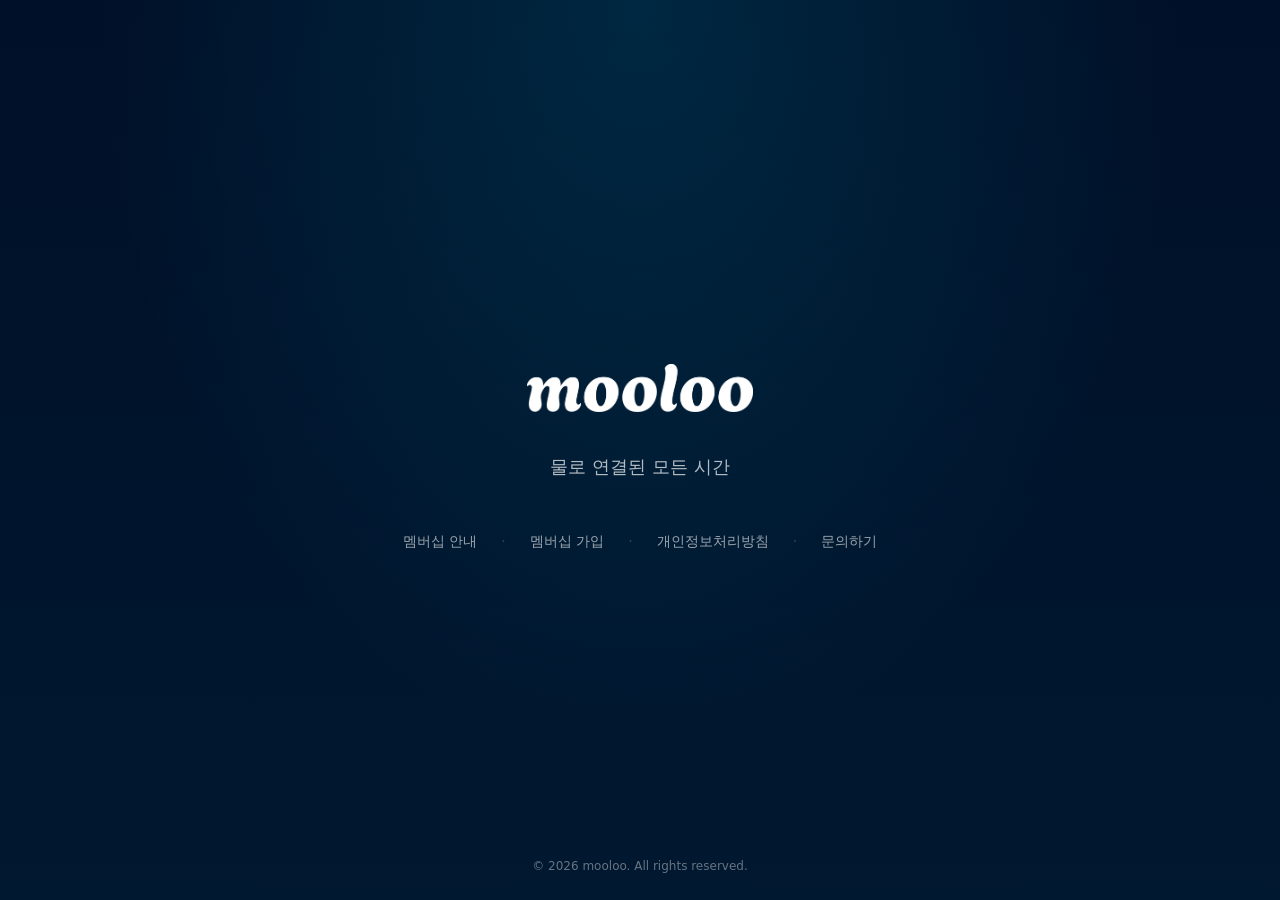
<file: index.html>
<!DOCTYPE html>
<html lang="ko">

<head>
    <meta charset="UTF-8">
    <meta name="viewport" content="width=device-width, initial-scale=1.0">
    <meta name="description" content="mooloo - 물로 연결된 모든 시간">
    <meta name="theme-color" content="#001028">

    <!-- Open Graph -->
    <meta property="og:title" content="mooloo">
    <meta property="og:description" content="물로 연결된 모든 시간">
    <meta property="og:type" content="website">
    <meta property="og:url" content="https://mooloo.shop">

    <title>mooloo</title>
    <link rel="stylesheet" href="styles.css">
</head>

<body class="landing">
    <main>
        <h1 class="landing__logo">
            <img src="/mooloo-white.png" alt="mooloo" style="height: 48px;">
        </h1>

        <p class="landing__tagline">
            물로 연결된 모든 시간
        </p>

        <nav class="landing__links">
            <a href="/membership">멤버십 안내</a>
            <span style="color: rgba(255,255,255,0.2);">·</span>
            <a href="/checkout">멤버십 가입</a>
            <span style="color: rgba(255,255,255,0.2);">·</span>
            <a href="/privacy">개인정보처리방침</a>
            <span style="color: rgba(255,255,255,0.2);">·</span>
            <a href="mailto:mooloo0402@gmail.com">문의하기</a>
        </nav>
    </main>

    <footer class="landing__footer">
        © 2026 mooloo. All rights reserved.
    </footer>
</body>

</html>
</file>
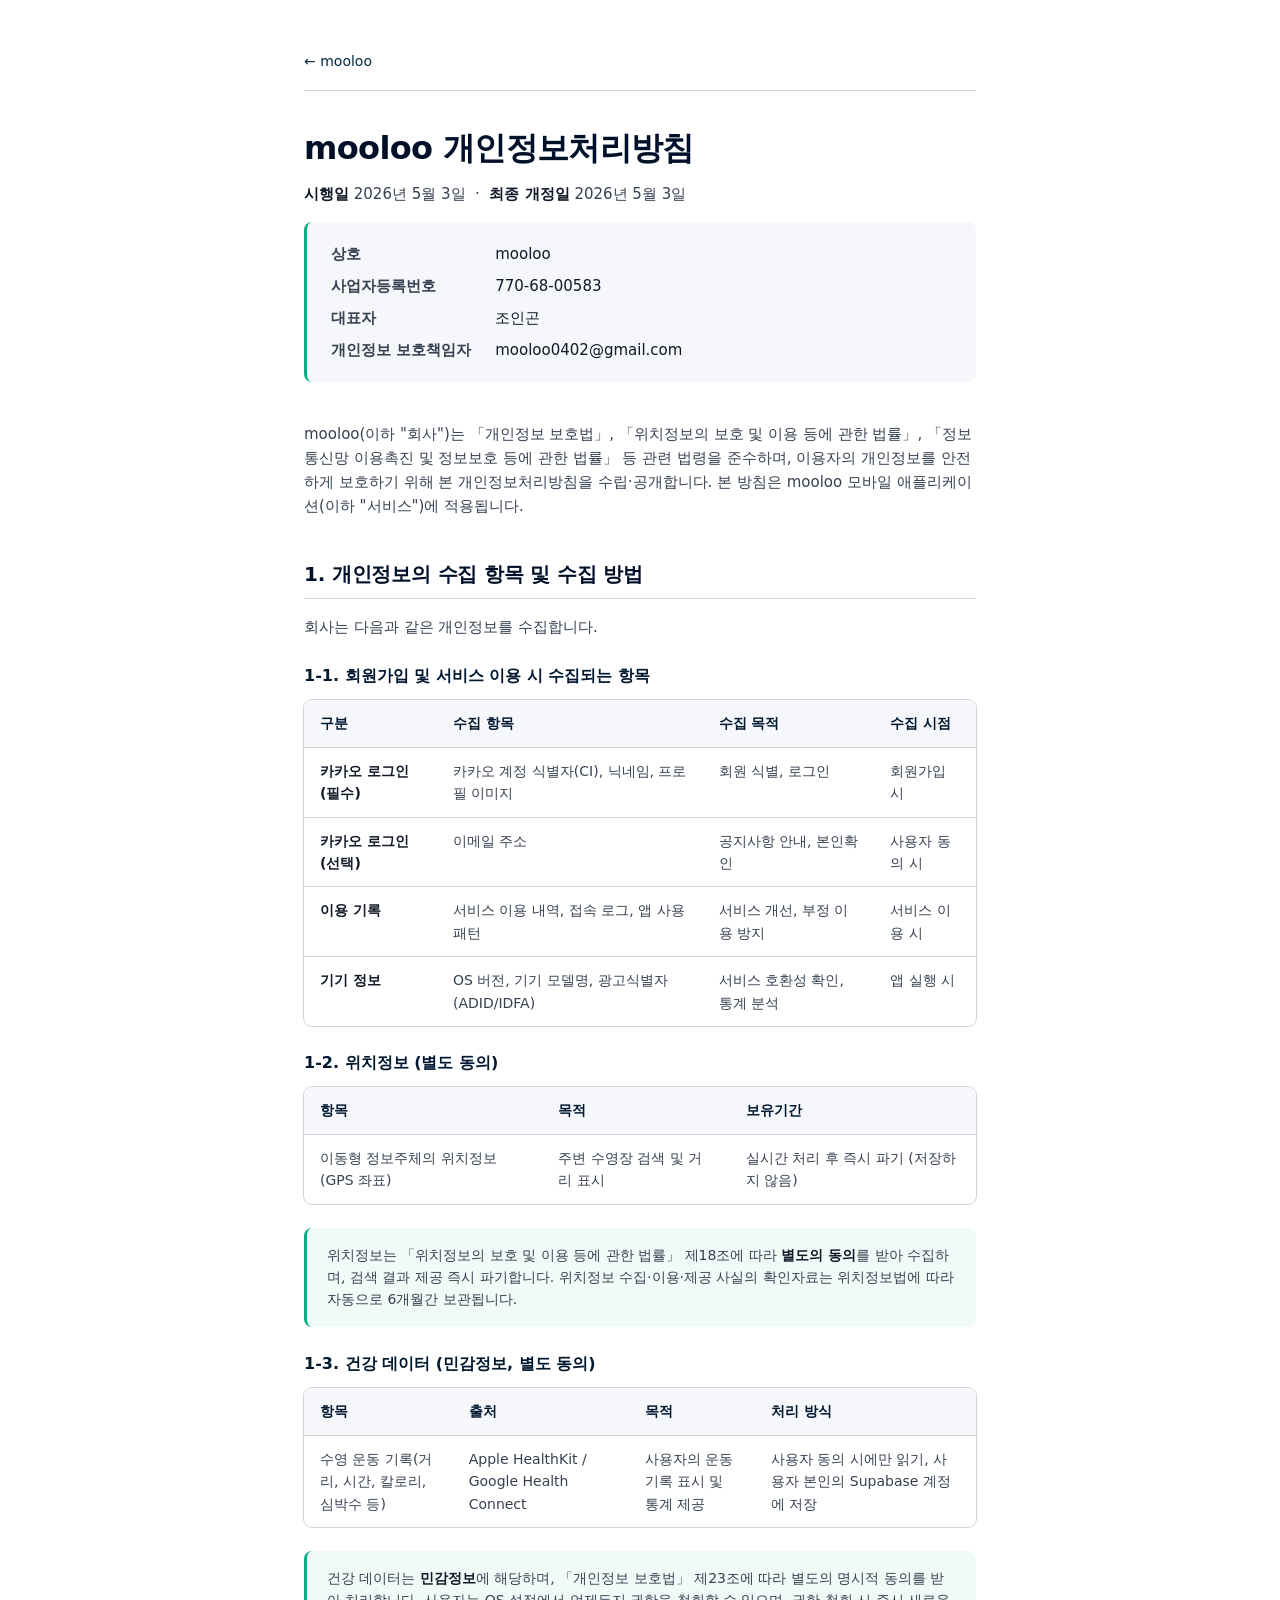
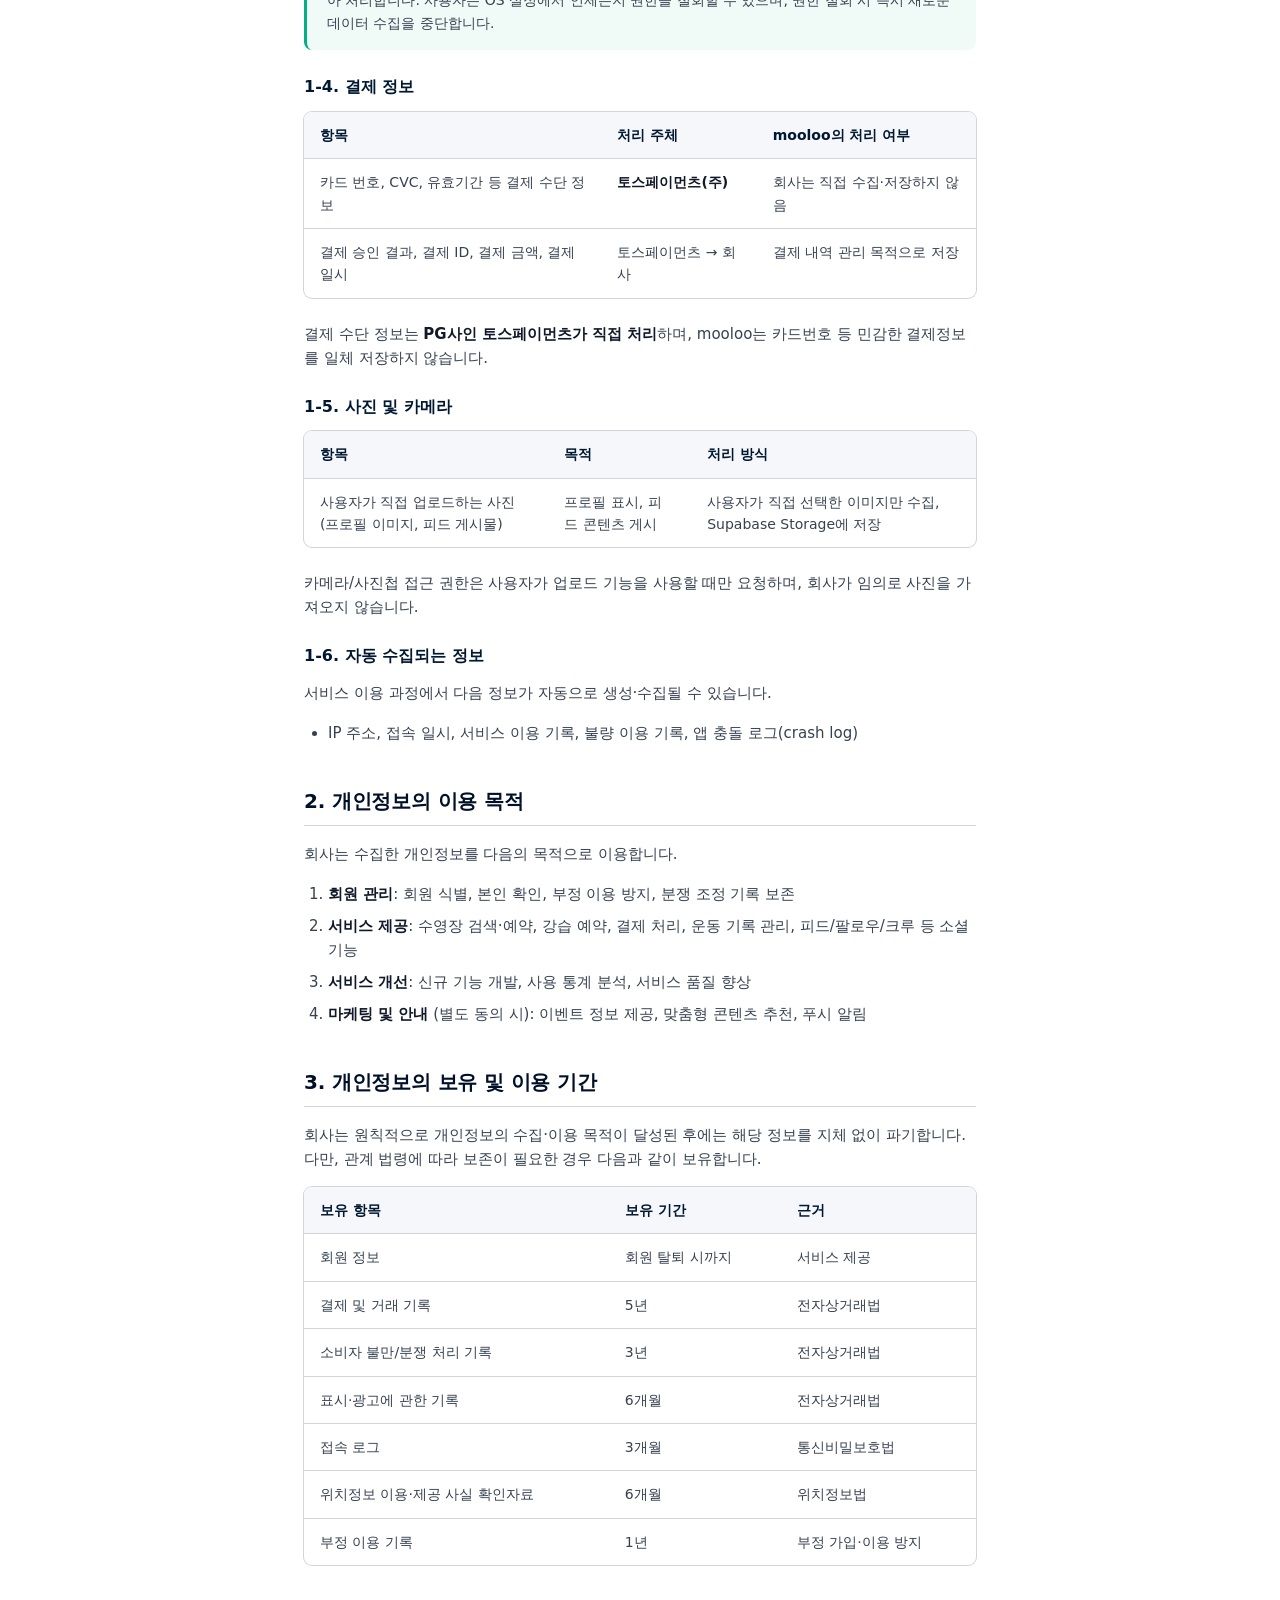
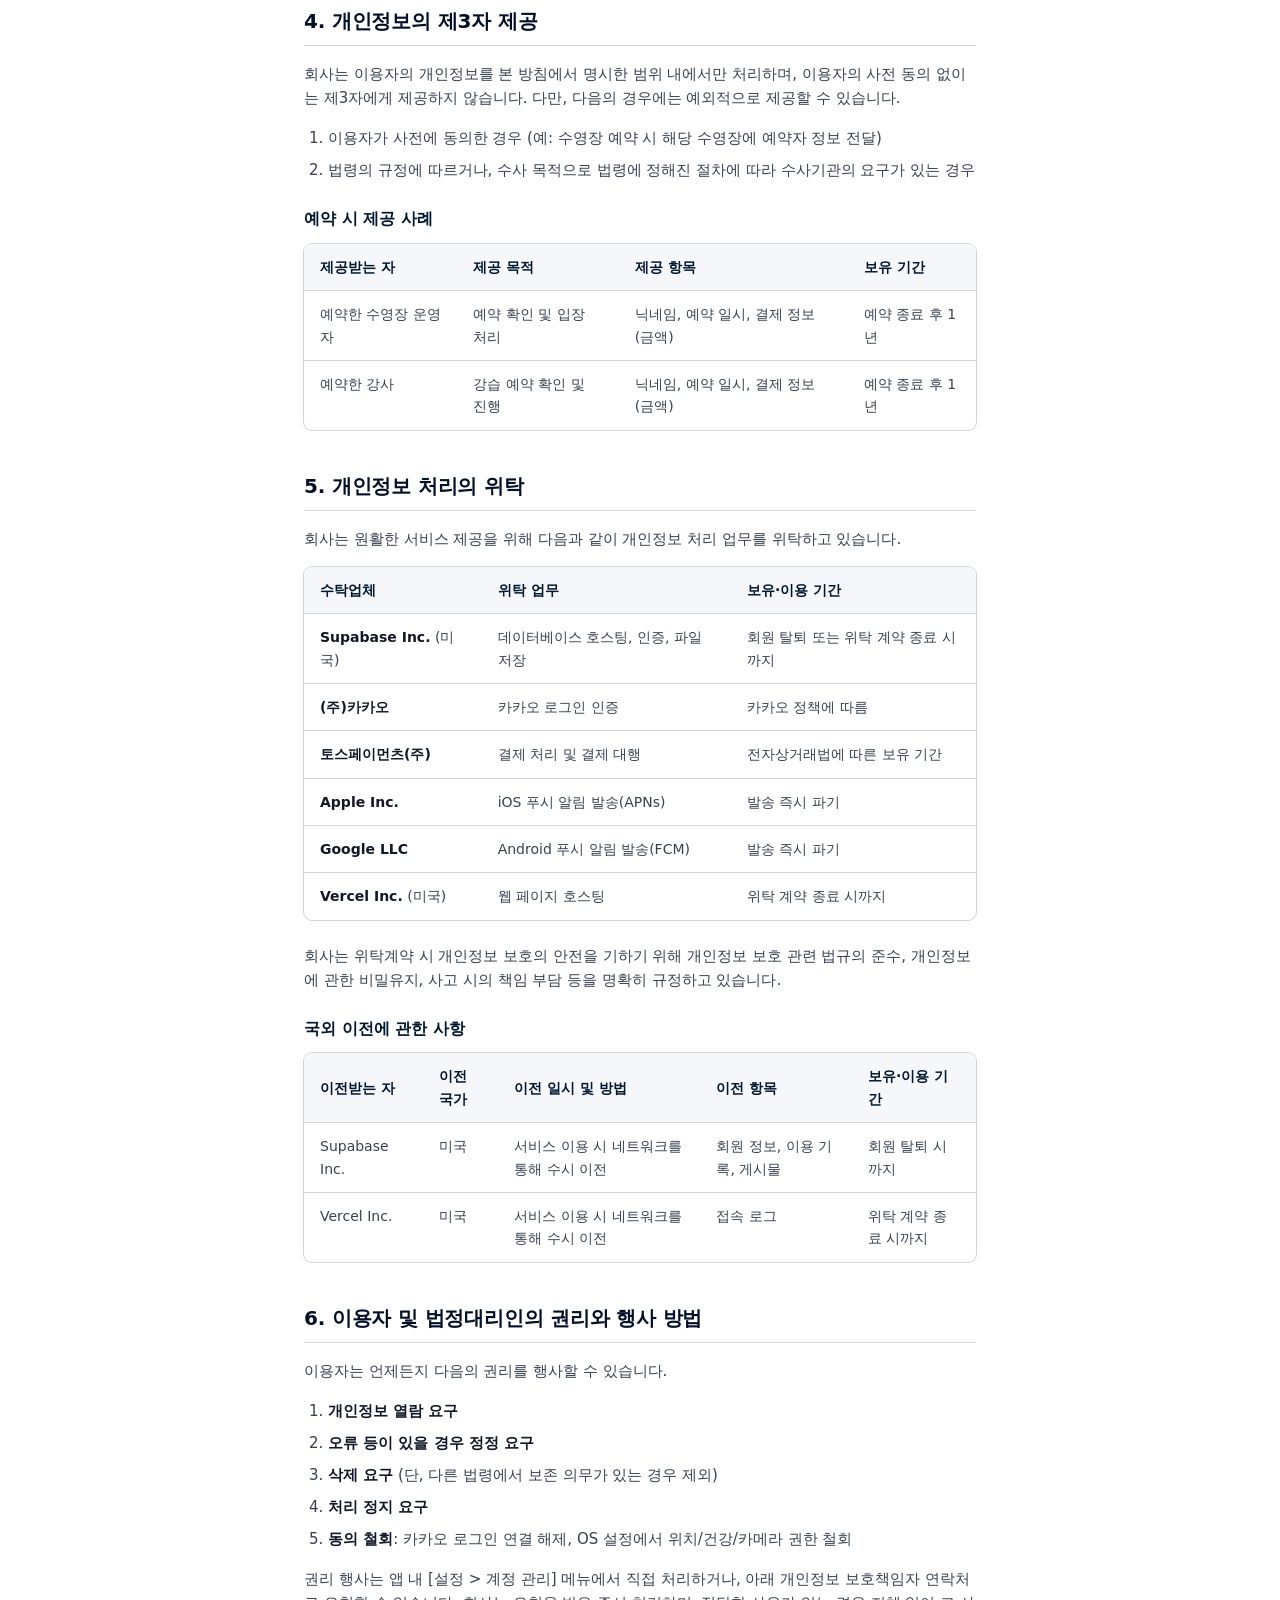
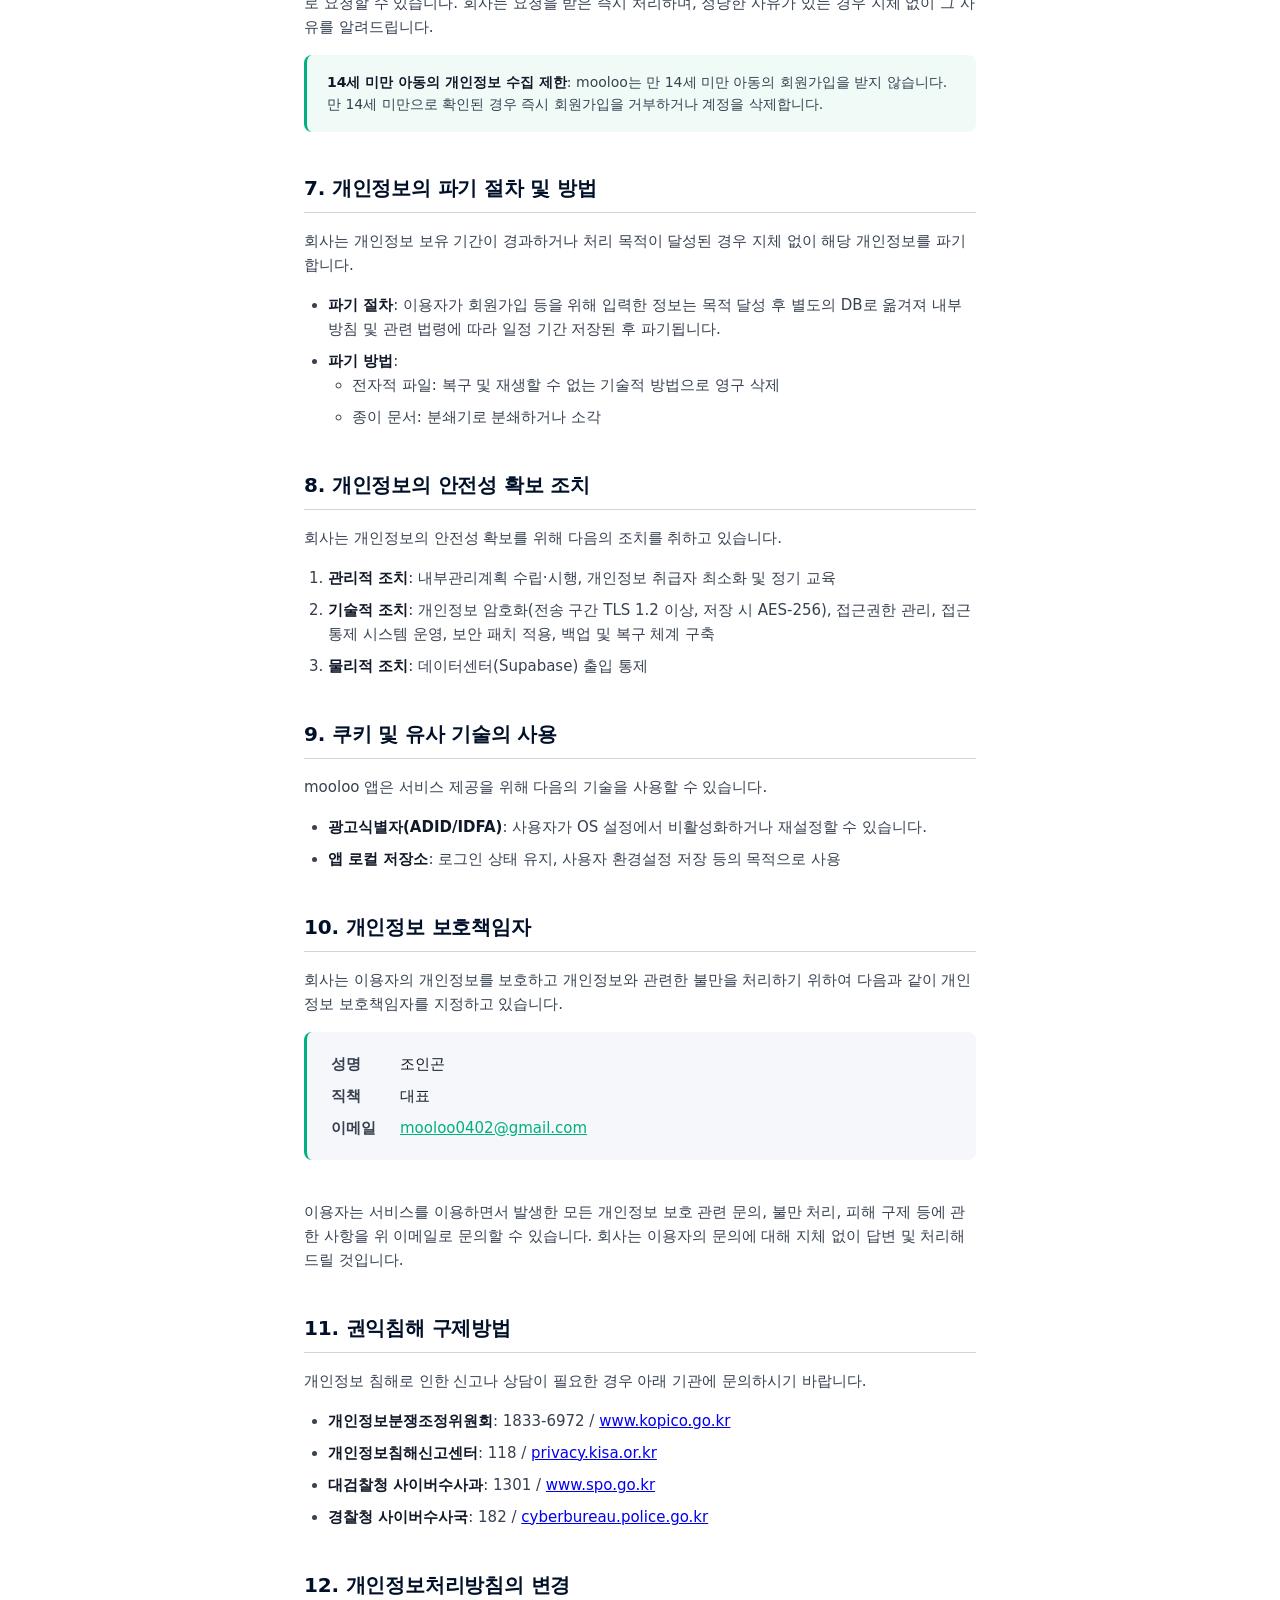
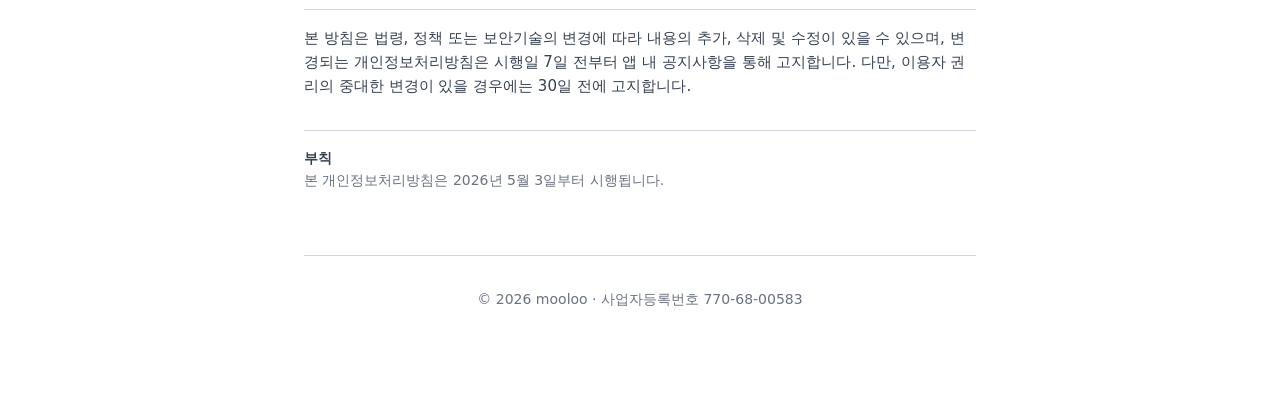
<file: privacy.html>
<!DOCTYPE html>
<html lang="ko">

<head>
    <meta charset="UTF-8">
    <meta name="viewport" content="width=device-width, initial-scale=1.0">
    <meta name="description" content="mooloo 개인정보처리방침">
    <meta name="theme-color" content="#001028">
    <title>개인정보처리방침 | mooloo</title>
    <link rel="stylesheet" href="styles.css">
</head>

<body>
    <article class="doc">
        <nav class="doc__nav">
            <a href="/">← mooloo</a>
        </nav>

        <h1>mooloo 개인정보처리방침</h1>
        <p class="doc__meta">
            <strong>시행일</strong> 2026년 5월 3일 &nbsp;·&nbsp;
            <strong>최종 개정일</strong> 2026년 5월 3일
        </p>

        <div class="doc__company-info">
            <dl>
                <dt>상호</dt>
                <dd>mooloo</dd>
                <dt>사업자등록번호</dt>
                <dd>770-68-00583</dd>
                <dt>대표자</dt>
                <dd>조인곤</dd>
                <dt>개인정보 보호책임자</dt>
                <dd>mooloo0402@gmail.com</dd>
            </dl>
        </div>

        <p class="doc__intro">
            mooloo(이하 "회사")는 「개인정보 보호법」, 「위치정보의 보호 및 이용 등에 관한 법률」, 「정보통신망 이용촉진 및 정보보호 등에 관한 법률」 등 관련 법령을 준수하며, 이용자의
            개인정보를 안전하게 보호하기 위해 본 개인정보처리방침을 수립·공개합니다. 본 방침은 mooloo 모바일 애플리케이션(이하 "서비스")에 적용됩니다.
        </p>

        <h2>1. 개인정보의 수집 항목 및 수집 방법</h2>
        <p>회사는 다음과 같은 개인정보를 수집합니다.</p>

        <h3>1-1. 회원가입 및 서비스 이용 시 수집되는 항목</h3>
        <table>
            <thead>
                <tr>
                    <th>구분</th>
                    <th>수집 항목</th>
                    <th>수집 목적</th>
                    <th>수집 시점</th>
                </tr>
            </thead>
            <tbody>
                <tr>
                    <td><strong>카카오 로그인 (필수)</strong></td>
                    <td>카카오 계정 식별자(CI), 닉네임, 프로필 이미지</td>
                    <td>회원 식별, 로그인</td>
                    <td>회원가입 시</td>
                </tr>
                <tr>
                    <td><strong>카카오 로그인 (선택)</strong></td>
                    <td>이메일 주소</td>
                    <td>공지사항 안내, 본인확인</td>
                    <td>사용자 동의 시</td>
                </tr>
                <tr>
                    <td><strong>이용 기록</strong></td>
                    <td>서비스 이용 내역, 접속 로그, 앱 사용 패턴</td>
                    <td>서비스 개선, 부정 이용 방지</td>
                    <td>서비스 이용 시</td>
                </tr>
                <tr>
                    <td><strong>기기 정보</strong></td>
                    <td>OS 버전, 기기 모델명, 광고식별자(ADID/IDFA)</td>
                    <td>서비스 호환성 확인, 통계 분석</td>
                    <td>앱 실행 시</td>
                </tr>
            </tbody>
        </table>

        <h3>1-2. 위치정보 (별도 동의)</h3>
        <table>
            <thead>
                <tr>
                    <th>항목</th>
                    <th>목적</th>
                    <th>보유기간</th>
                </tr>
            </thead>
            <tbody>
                <tr>
                    <td>이동형 정보주체의 위치정보(GPS 좌표)</td>
                    <td>주변 수영장 검색 및 거리 표시</td>
                    <td>실시간 처리 후 즉시 파기 (저장하지 않음)</td>
                </tr>
            </tbody>
        </table>
        <div class="doc__highlight">
            위치정보는 「위치정보의 보호 및 이용 등에 관한 법률」 제18조에 따라 <strong>별도의 동의</strong>를 받아 수집하며, 검색 결과 제공 즉시 파기합니다. 위치정보 수집·이용·제공
            사실의 확인자료는 위치정보법에 따라 자동으로 6개월간 보관됩니다.
        </div>

        <h3>1-3. 건강 데이터 (민감정보, 별도 동의)</h3>
        <table>
            <thead>
                <tr>
                    <th>항목</th>
                    <th>출처</th>
                    <th>목적</th>
                    <th>처리 방식</th>
                </tr>
            </thead>
            <tbody>
                <tr>
                    <td>수영 운동 기록(거리, 시간, 칼로리, 심박수 등)</td>
                    <td>Apple HealthKit / Google Health Connect</td>
                    <td>사용자의 운동 기록 표시 및 통계 제공</td>
                    <td>사용자 동의 시에만 읽기, 사용자 본인의 Supabase 계정에 저장</td>
                </tr>
            </tbody>
        </table>
        <div class="doc__highlight">
            건강 데이터는 <strong>민감정보</strong>에 해당하며, 「개인정보 보호법」 제23조에 따라 별도의 명시적 동의를 받아 처리합니다. 사용자는 OS 설정에서 언제든지 권한을 철회할 수
            있으며, 권한 철회 시 즉시 새로운 데이터 수집을 중단합니다.
        </div>

        <h3>1-4. 결제 정보</h3>
        <table>
            <thead>
                <tr>
                    <th>항목</th>
                    <th>처리 주체</th>
                    <th>mooloo의 처리 여부</th>
                </tr>
            </thead>
            <tbody>
                <tr>
                    <td>카드 번호, CVC, 유효기간 등 결제 수단 정보</td>
                    <td><strong>토스페이먼츠(주)</strong></td>
                    <td>회사는 직접 수집·저장하지 않음</td>
                </tr>
                <tr>
                    <td>결제 승인 결과, 결제 ID, 결제 금액, 결제 일시</td>
                    <td>토스페이먼츠 → 회사</td>
                    <td>결제 내역 관리 목적으로 저장</td>
                </tr>
            </tbody>
        </table>
        <p>결제 수단 정보는 <strong>PG사인 토스페이먼츠가 직접 처리</strong>하며, mooloo는 카드번호 등 민감한 결제정보를 일체 저장하지 않습니다.</p>

        <h3>1-5. 사진 및 카메라</h3>
        <table>
            <thead>
                <tr>
                    <th>항목</th>
                    <th>목적</th>
                    <th>처리 방식</th>
                </tr>
            </thead>
            <tbody>
                <tr>
                    <td>사용자가 직접 업로드하는 사진(프로필 이미지, 피드 게시물)</td>
                    <td>프로필 표시, 피드 콘텐츠 게시</td>
                    <td>사용자가 직접 선택한 이미지만 수집, Supabase Storage에 저장</td>
                </tr>
            </tbody>
        </table>
        <p>카메라/사진첩 접근 권한은 사용자가 업로드 기능을 사용할 때만 요청하며, 회사가 임의로 사진을 가져오지 않습니다.</p>

        <h3>1-6. 자동 수집되는 정보</h3>
        <p>서비스 이용 과정에서 다음 정보가 자동으로 생성·수집될 수 있습니다.</p>
        <ul>
            <li>IP 주소, 접속 일시, 서비스 이용 기록, 불량 이용 기록, 앱 충돌 로그(crash log)</li>
        </ul>

        <h2>2. 개인정보의 이용 목적</h2>
        <p>회사는 수집한 개인정보를 다음의 목적으로 이용합니다.</p>
        <ol>
            <li><strong>회원 관리</strong>: 회원 식별, 본인 확인, 부정 이용 방지, 분쟁 조정 기록 보존</li>
            <li><strong>서비스 제공</strong>: 수영장 검색·예약, 강습 예약, 결제 처리, 운동 기록 관리, 피드/팔로우/크루 등 소셜 기능</li>
            <li><strong>서비스 개선</strong>: 신규 기능 개발, 사용 통계 분석, 서비스 품질 향상</li>
            <li><strong>마케팅 및 안내</strong> (별도 동의 시): 이벤트 정보 제공, 맞춤형 콘텐츠 추천, 푸시 알림</li>
        </ol>

        <h2>3. 개인정보의 보유 및 이용 기간</h2>
        <p>회사는 원칙적으로 개인정보의 수집·이용 목적이 달성된 후에는 해당 정보를 지체 없이 파기합니다. 다만, 관계 법령에 따라 보존이 필요한 경우 다음과 같이 보유합니다.</p>
        <table>
            <thead>
                <tr>
                    <th>보유 항목</th>
                    <th>보유 기간</th>
                    <th>근거</th>
                </tr>
            </thead>
            <tbody>
                <tr>
                    <td>회원 정보</td>
                    <td>회원 탈퇴 시까지</td>
                    <td>서비스 제공</td>
                </tr>
                <tr>
                    <td>결제 및 거래 기록</td>
                    <td>5년</td>
                    <td>전자상거래법</td>
                </tr>
                <tr>
                    <td>소비자 불만/분쟁 처리 기록</td>
                    <td>3년</td>
                    <td>전자상거래법</td>
                </tr>
                <tr>
                    <td>표시·광고에 관한 기록</td>
                    <td>6개월</td>
                    <td>전자상거래법</td>
                </tr>
                <tr>
                    <td>접속 로그</td>
                    <td>3개월</td>
                    <td>통신비밀보호법</td>
                </tr>
                <tr>
                    <td>위치정보 이용·제공 사실 확인자료</td>
                    <td>6개월</td>
                    <td>위치정보법</td>
                </tr>
                <tr>
                    <td>부정 이용 기록</td>
                    <td>1년</td>
                    <td>부정 가입·이용 방지</td>
                </tr>
            </tbody>
        </table>

        <h2>4. 개인정보의 제3자 제공</h2>
        <p>회사는 이용자의 개인정보를 본 방침에서 명시한 범위 내에서만 처리하며, 이용자의 사전 동의 없이는 제3자에게 제공하지 않습니다. 다만, 다음의 경우에는 예외적으로 제공할 수 있습니다.</p>
        <ol>
            <li>이용자가 사전에 동의한 경우 (예: 수영장 예약 시 해당 수영장에 예약자 정보 전달)</li>
            <li>법령의 규정에 따르거나, 수사 목적으로 법령에 정해진 절차에 따라 수사기관의 요구가 있는 경우</li>
        </ol>

        <h3>예약 시 제공 사례</h3>
        <table>
            <thead>
                <tr>
                    <th>제공받는 자</th>
                    <th>제공 목적</th>
                    <th>제공 항목</th>
                    <th>보유 기간</th>
                </tr>
            </thead>
            <tbody>
                <tr>
                    <td>예약한 수영장 운영자</td>
                    <td>예약 확인 및 입장 처리</td>
                    <td>닉네임, 예약 일시, 결제 정보(금액)</td>
                    <td>예약 종료 후 1년</td>
                </tr>
                <tr>
                    <td>예약한 강사</td>
                    <td>강습 예약 확인 및 진행</td>
                    <td>닉네임, 예약 일시, 결제 정보(금액)</td>
                    <td>예약 종료 후 1년</td>
                </tr>
            </tbody>
        </table>

        <h2>5. 개인정보 처리의 위탁</h2>
        <p>회사는 원활한 서비스 제공을 위해 다음과 같이 개인정보 처리 업무를 위탁하고 있습니다.</p>
        <table>
            <thead>
                <tr>
                    <th>수탁업체</th>
                    <th>위탁 업무</th>
                    <th>보유·이용 기간</th>
                </tr>
            </thead>
            <tbody>
                <tr>
                    <td><strong>Supabase Inc.</strong> (미국)</td>
                    <td>데이터베이스 호스팅, 인증, 파일 저장</td>
                    <td>회원 탈퇴 또는 위탁 계약 종료 시까지</td>
                </tr>
                <tr>
                    <td><strong>(주)카카오</strong></td>
                    <td>카카오 로그인 인증</td>
                    <td>카카오 정책에 따름</td>
                </tr>
                <tr>
                    <td><strong>토스페이먼츠(주)</strong></td>
                    <td>결제 처리 및 결제 대행</td>
                    <td>전자상거래법에 따른 보유 기간</td>
                </tr>
                <tr>
                    <td><strong>Apple Inc.</strong></td>
                    <td>iOS 푸시 알림 발송(APNs)</td>
                    <td>발송 즉시 파기</td>
                </tr>
                <tr>
                    <td><strong>Google LLC</strong></td>
                    <td>Android 푸시 알림 발송(FCM)</td>
                    <td>발송 즉시 파기</td>
                </tr>
                <tr>
                    <td><strong>Vercel Inc.</strong> (미국)</td>
                    <td>웹 페이지 호스팅</td>
                    <td>위탁 계약 종료 시까지</td>
                </tr>
            </tbody>
        </table>
        <p>회사는 위탁계약 시 개인정보 보호의 안전을 기하기 위해 개인정보 보호 관련 법규의 준수, 개인정보에 관한 비밀유지, 사고 시의 책임 부담 등을 명확히 규정하고 있습니다.</p>

        <h3>국외 이전에 관한 사항</h3>
        <table>
            <thead>
                <tr>
                    <th>이전받는 자</th>
                    <th>이전 국가</th>
                    <th>이전 일시 및 방법</th>
                    <th>이전 항목</th>
                    <th>보유·이용 기간</th>
                </tr>
            </thead>
            <tbody>
                <tr>
                    <td>Supabase Inc.</td>
                    <td>미국</td>
                    <td>서비스 이용 시 네트워크를 통해 수시 이전</td>
                    <td>회원 정보, 이용 기록, 게시물</td>
                    <td>회원 탈퇴 시까지</td>
                </tr>
                <tr>
                    <td>Vercel Inc.</td>
                    <td>미국</td>
                    <td>서비스 이용 시 네트워크를 통해 수시 이전</td>
                    <td>접속 로그</td>
                    <td>위탁 계약 종료 시까지</td>
                </tr>
            </tbody>
        </table>

        <h2>6. 이용자 및 법정대리인의 권리와 행사 방법</h2>
        <p>이용자는 언제든지 다음의 권리를 행사할 수 있습니다.</p>
        <ol>
            <li><strong>개인정보 열람 요구</strong></li>
            <li><strong>오류 등이 있을 경우 정정 요구</strong></li>
            <li><strong>삭제 요구</strong> (단, 다른 법령에서 보존 의무가 있는 경우 제외)</li>
            <li><strong>처리 정지 요구</strong></li>
            <li><strong>동의 철회</strong>: 카카오 로그인 연결 해제, OS 설정에서 위치/건강/카메라 권한 철회</li>
        </ol>
        <p>권리 행사는 앱 내 [설정 &gt; 계정 관리] 메뉴에서 직접 처리하거나, 아래 개인정보 보호책임자 연락처로 요청할 수 있습니다. 회사는 요청을 받은 즉시 처리하며, 정당한 사유가 있는 경우 지체
            없이 그 사유를 알려드립니다.</p>
        <div class="doc__highlight">
            <strong>14세 미만 아동의 개인정보 수집 제한</strong>: mooloo는 만 14세 미만 아동의 회원가입을 받지 않습니다. 만 14세 미만으로 확인된 경우 즉시 회원가입을 거부하거나
            계정을 삭제합니다.
        </div>

        <h2>7. 개인정보의 파기 절차 및 방법</h2>
        <p>회사는 개인정보 보유 기간이 경과하거나 처리 목적이 달성된 경우 지체 없이 해당 개인정보를 파기합니다.</p>
        <ul>
            <li><strong>파기 절차</strong>: 이용자가 회원가입 등을 위해 입력한 정보는 목적 달성 후 별도의 DB로 옮겨져 내부 방침 및 관련 법령에 따라 일정 기간 저장된 후 파기됩니다.
            </li>
            <li><strong>파기 방법</strong>:
                <ul>
                    <li>전자적 파일: 복구 및 재생할 수 없는 기술적 방법으로 영구 삭제</li>
                    <li>종이 문서: 분쇄기로 분쇄하거나 소각</li>
                </ul>
            </li>
        </ul>

        <h2>8. 개인정보의 안전성 확보 조치</h2>
        <p>회사는 개인정보의 안전성 확보를 위해 다음의 조치를 취하고 있습니다.</p>
        <ol>
            <li><strong>관리적 조치</strong>: 내부관리계획 수립·시행, 개인정보 취급자 최소화 및 정기 교육</li>
            <li><strong>기술적 조치</strong>: 개인정보 암호화(전송 구간 TLS 1.2 이상, 저장 시 AES-256), 접근권한 관리, 접근통제 시스템 운영, 보안 패치 적용, 백업 및
                복구 체계 구축</li>
            <li><strong>물리적 조치</strong>: 데이터센터(Supabase) 출입 통제</li>
        </ol>

        <h2>9. 쿠키 및 유사 기술의 사용</h2>
        <p>mooloo 앱은 서비스 제공을 위해 다음의 기술을 사용할 수 있습니다.</p>
        <ul>
            <li><strong>광고식별자(ADID/IDFA)</strong>: 사용자가 OS 설정에서 비활성화하거나 재설정할 수 있습니다.</li>
            <li><strong>앱 로컬 저장소</strong>: 로그인 상태 유지, 사용자 환경설정 저장 등의 목적으로 사용</li>
        </ul>

        <h2>10. 개인정보 보호책임자</h2>
        <p>회사는 이용자의 개인정보를 보호하고 개인정보와 관련한 불만을 처리하기 위하여 다음과 같이 개인정보 보호책임자를 지정하고 있습니다.</p>
        <div class="doc__company-info">
            <dl>
                <dt>성명</dt>
                <dd>조인곤</dd>
                <dt>직책</dt>
                <dd>대표</dd>
                <dt>이메일</dt>
                <dd><a href="mailto:mooloo0402@gmail.com" style="color: #00B080;">mooloo0402@gmail.com</a></dd>
            </dl>
        </div>
        <p>이용자는 서비스를 이용하면서 발생한 모든 개인정보 보호 관련 문의, 불만 처리, 피해 구제 등에 관한 사항을 위 이메일로 문의할 수 있습니다. 회사는 이용자의 문의에 대해 지체 없이 답변 및
            처리해드릴 것입니다.</p>

        <h2>11. 권익침해 구제방법</h2>
        <p>개인정보 침해로 인한 신고나 상담이 필요한 경우 아래 기관에 문의하시기 바랍니다.</p>
        <ul>
            <li><strong>개인정보분쟁조정위원회</strong>: 1833-6972 / <a href="https://www.kopico.go.kr" target="_blank"
                    rel="noopener">www.kopico.go.kr</a></li>
            <li><strong>개인정보침해신고센터</strong>: 118 / <a href="https://privacy.kisa.or.kr" target="_blank"
                    rel="noopener">privacy.kisa.or.kr</a></li>
            <li><strong>대검찰청 사이버수사과</strong>: 1301 / <a href="https://www.spo.go.kr" target="_blank"
                    rel="noopener">www.spo.go.kr</a></li>
            <li><strong>경찰청 사이버수사국</strong>: 182 / <a href="https://cyberbureau.police.go.kr" target="_blank"
                    rel="noopener">cyberbureau.police.go.kr</a></li>
        </ul>

        <h2>12. 개인정보처리방침의 변경</h2>
        <p>본 방침은 법령, 정책 또는 보안기술의 변경에 따라 내용의 추가, 삭제 및 수정이 있을 수 있으며, 변경되는 개인정보처리방침은 시행일 7일 전부터 앱 내 공지사항을 통해 고지합니다. 다만, 이용자
            권리의 중대한 변경이 있을 경우에는 30일 전에 고지합니다.</p>

        <p
            style="margin-top: 2rem; padding-top: 1rem; border-top: 1px solid #D1D5DB; font-size: 0.875rem; color: #6B7280;">
            <strong style="color: #374151;">부칙</strong><br>
            본 개인정보처리방침은 2026년 5월 3일부터 시행됩니다.
        </p>

        <footer class="doc__footer">
            © 2026 mooloo · 사업자등록번호 770-68-00583
        </footer>
    </article>
</body>

</html>
</file>
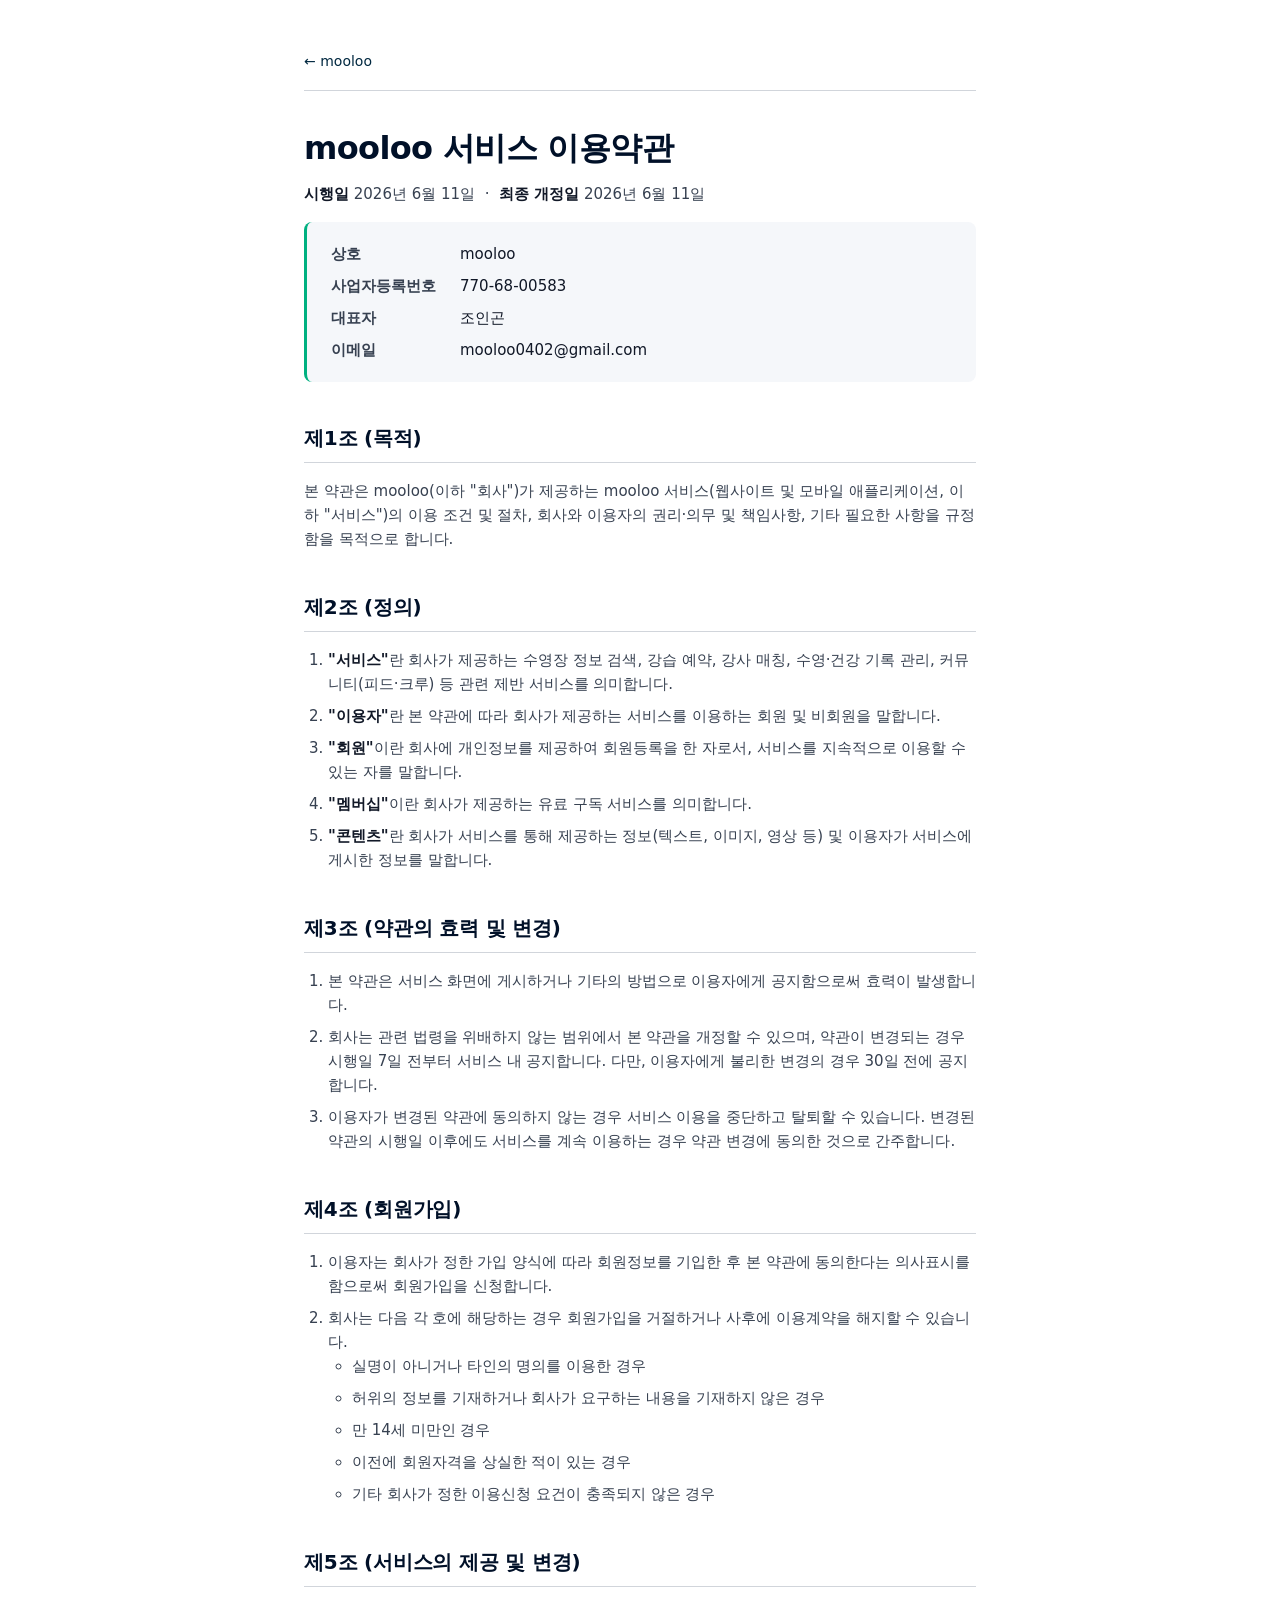
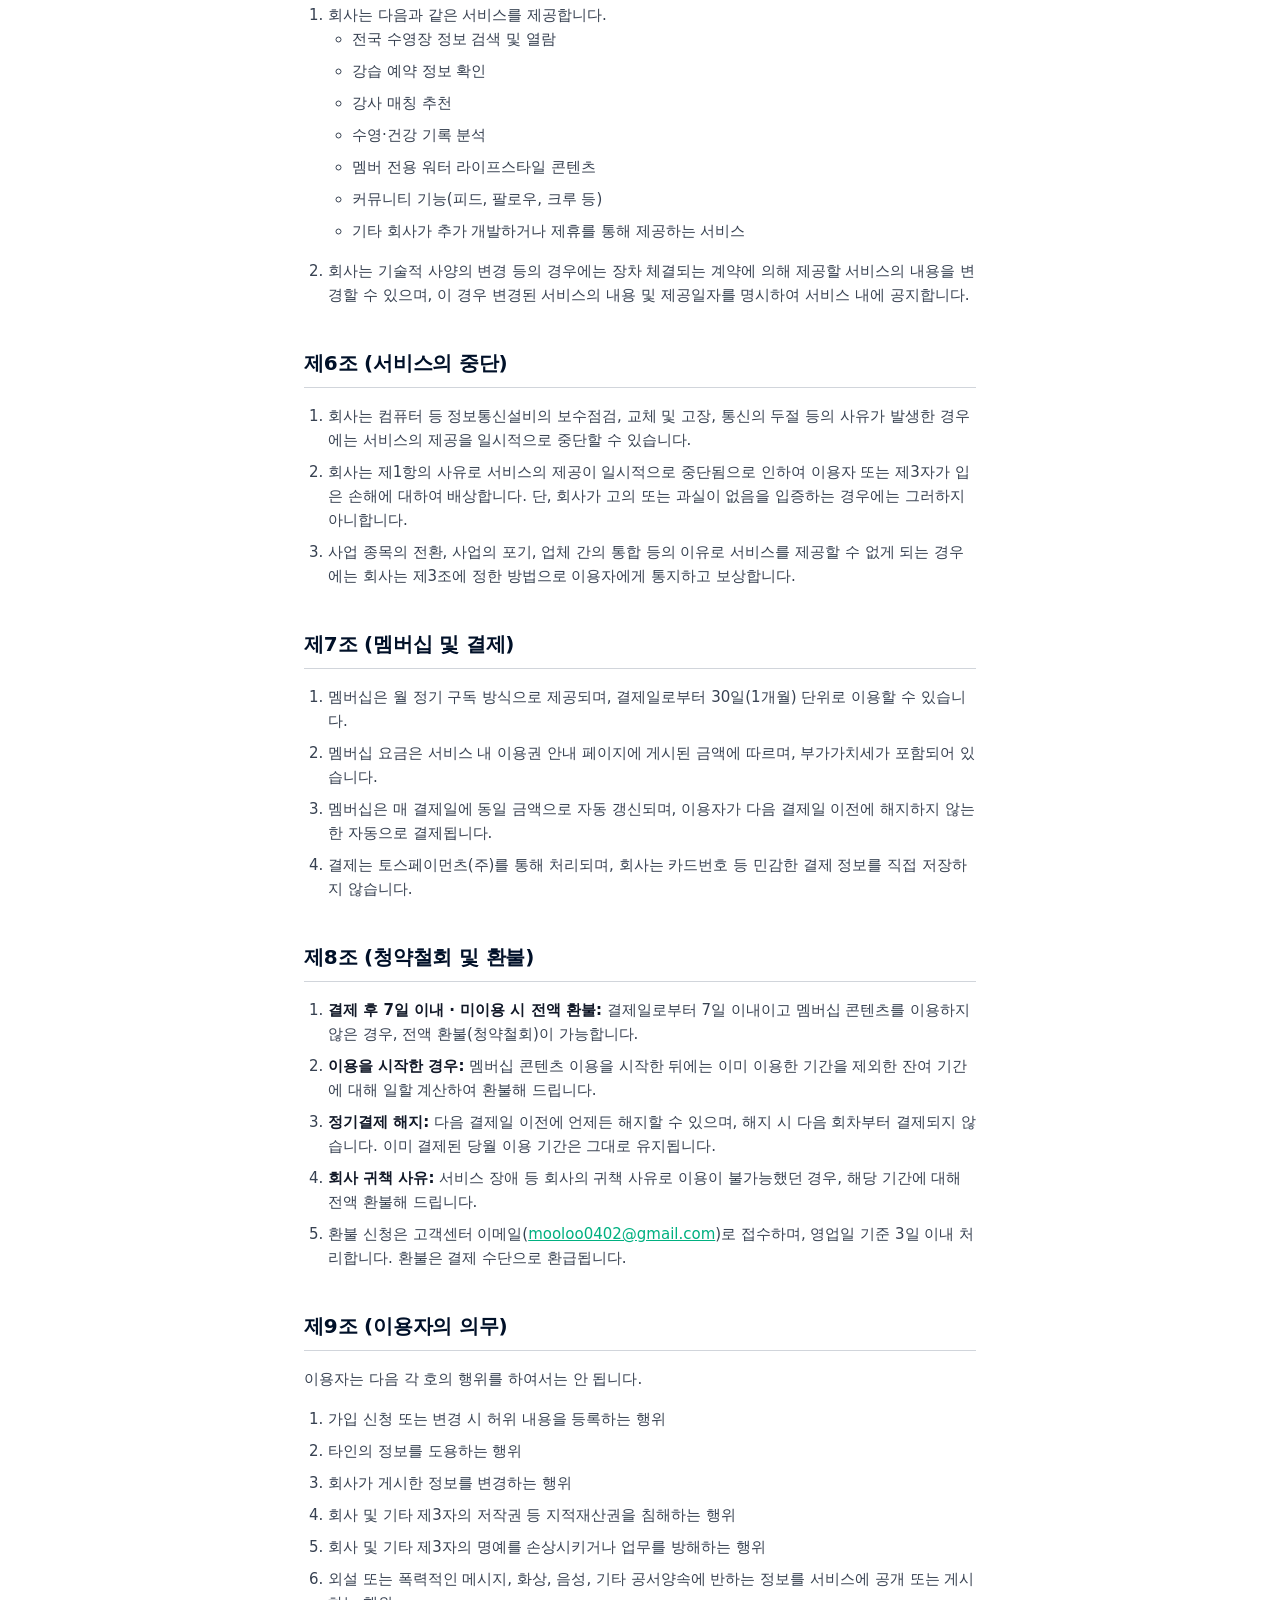
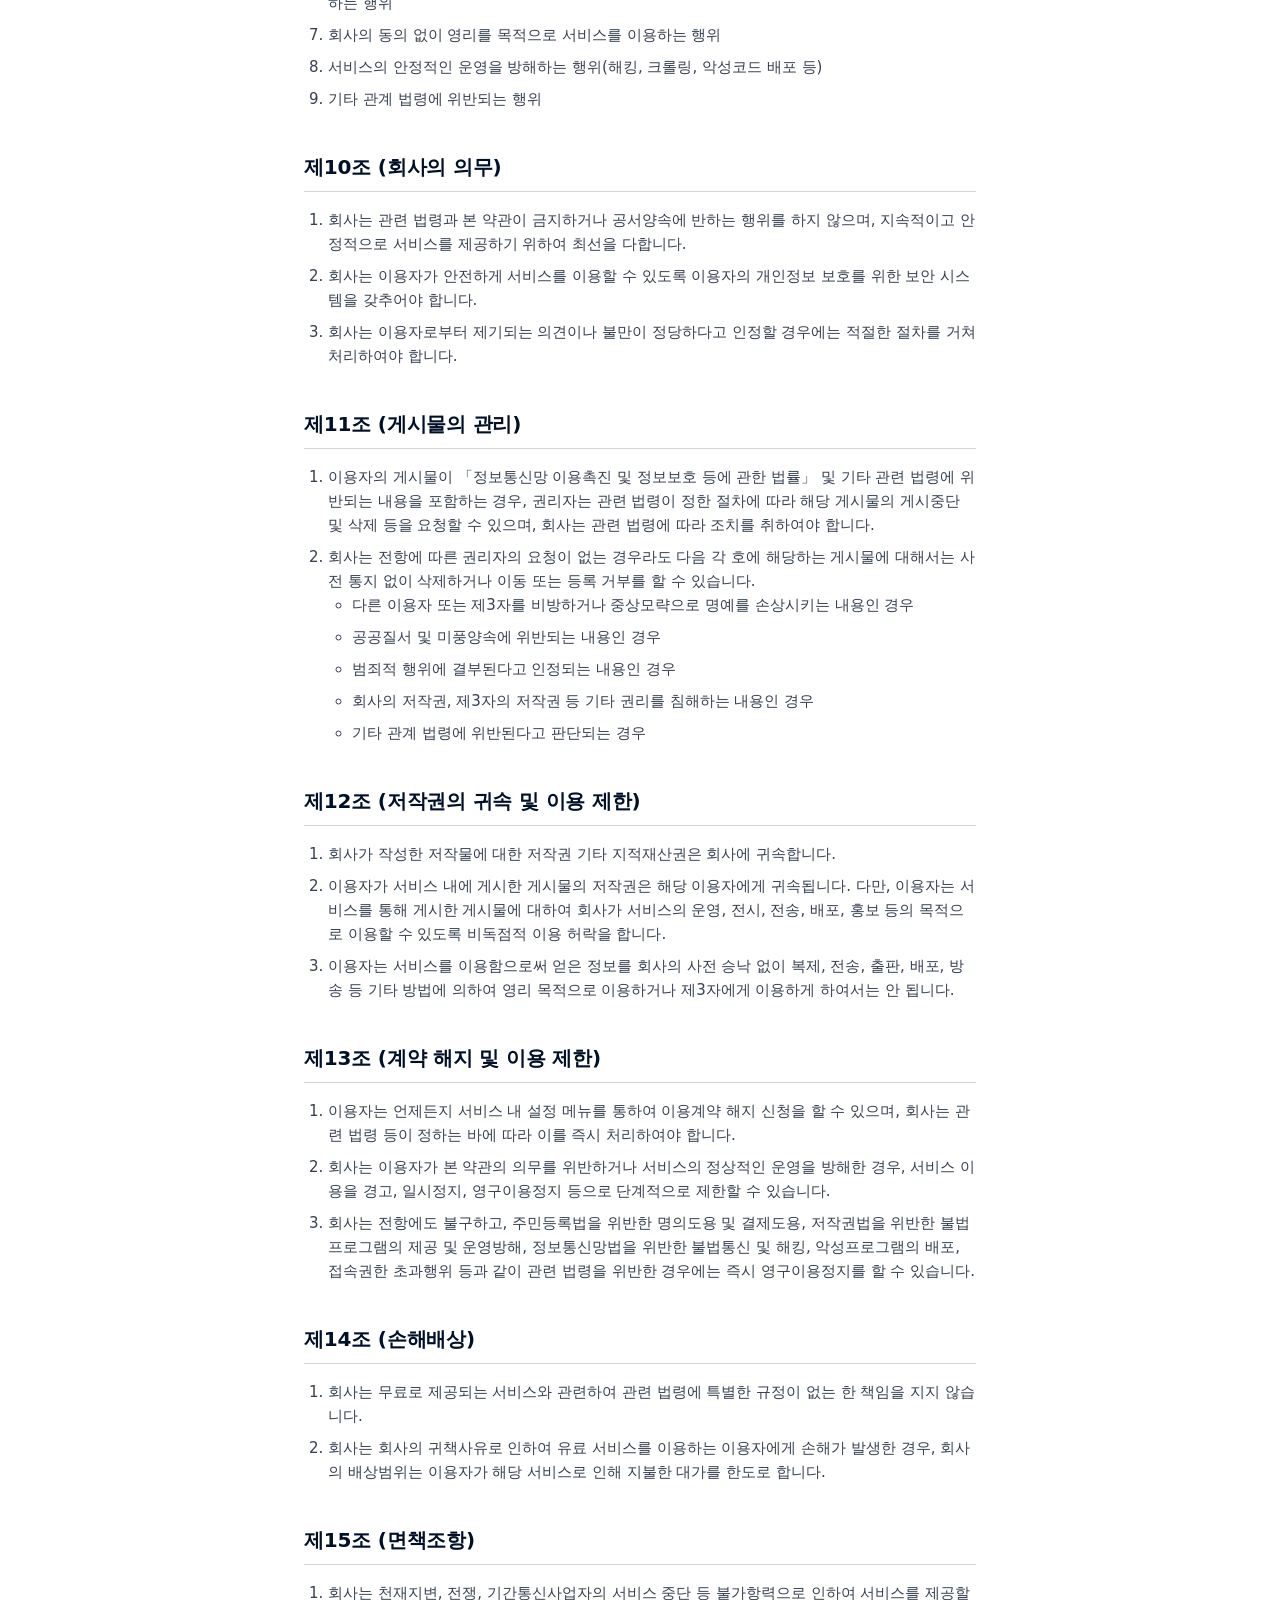
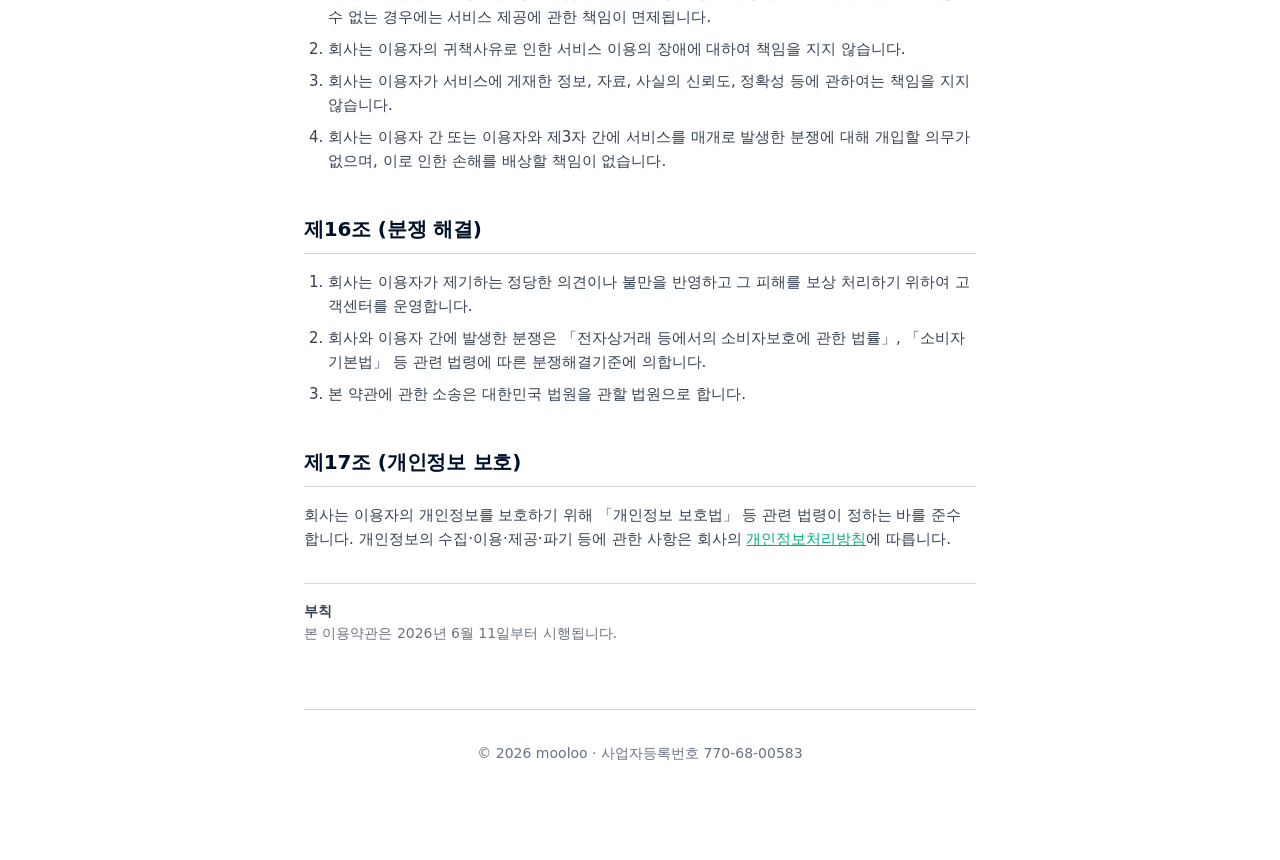
<file: terms.html>
<!DOCTYPE html>
<html lang="ko">

<head>
    <meta charset="UTF-8">
    <meta name="viewport" content="width=device-width, initial-scale=1.0">
    <meta name="description" content="mooloo 서비스 이용약관">
    <meta name="theme-color" content="#001028">
    <title>이용약관 | mooloo</title>
    <link rel="stylesheet" href="styles.css">
</head>

<body>
    <article class="doc">
        <nav class="doc__nav">
            <a href="/">← mooloo</a>
        </nav>

        <h1>mooloo 서비스 이용약관</h1>
        <p class="doc__meta">
            <strong>시행일</strong> 2026년 6월 11일 &nbsp;·&nbsp;
            <strong>최종 개정일</strong> 2026년 6월 11일
        </p>

        <div class="doc__company-info">
            <dl>
                <dt>상호</dt>
                <dd>mooloo</dd>
                <dt>사업자등록번호</dt>
                <dd>770-68-00583</dd>
                <dt>대표자</dt>
                <dd>조인곤</dd>
                <dt>이메일</dt>
                <dd>mooloo0402@gmail.com</dd>
            </dl>
        </div>

        <h2>제1조 (목적)</h2>
        <p>본 약관은 mooloo(이하 "회사")가 제공하는 mooloo 서비스(웹사이트 및 모바일 애플리케이션, 이하 "서비스")의 이용 조건 및 절차, 회사와 이용자의 권리·의무 및 책임사항, 기타 필요한 사항을 규정함을 목적으로 합니다.</p>

        <h2>제2조 (정의)</h2>
        <ol>
            <li><strong>"서비스"</strong>란 회사가 제공하는 수영장 정보 검색, 강습 예약, 강사 매칭, 수영·건강 기록 관리, 커뮤니티(피드·크루) 등 관련 제반 서비스를 의미합니다.</li>
            <li><strong>"이용자"</strong>란 본 약관에 따라 회사가 제공하는 서비스를 이용하는 회원 및 비회원을 말합니다.</li>
            <li><strong>"회원"</strong>이란 회사에 개인정보를 제공하여 회원등록을 한 자로서, 서비스를 지속적으로 이용할 수 있는 자를 말합니다.</li>
            <li><strong>"멤버십"</strong>이란 회사가 제공하는 유료 구독 서비스를 의미합니다.</li>
            <li><strong>"콘텐츠"</strong>란 회사가 서비스를 통해 제공하는 정보(텍스트, 이미지, 영상 등) 및 이용자가 서비스에 게시한 정보를 말합니다.</li>
        </ol>

        <h2>제3조 (약관의 효력 및 변경)</h2>
        <ol>
            <li>본 약관은 서비스 화면에 게시하거나 기타의 방법으로 이용자에게 공지함으로써 효력이 발생합니다.</li>
            <li>회사는 관련 법령을 위배하지 않는 범위에서 본 약관을 개정할 수 있으며, 약관이 변경되는 경우 시행일 7일 전부터 서비스 내 공지합니다. 다만, 이용자에게 불리한 변경의 경우 30일 전에 공지합니다.</li>
            <li>이용자가 변경된 약관에 동의하지 않는 경우 서비스 이용을 중단하고 탈퇴할 수 있습니다. 변경된 약관의 시행일 이후에도 서비스를 계속 이용하는 경우 약관 변경에 동의한 것으로 간주합니다.</li>
        </ol>

        <h2>제4조 (회원가입)</h2>
        <ol>
            <li>이용자는 회사가 정한 가입 양식에 따라 회원정보를 기입한 후 본 약관에 동의한다는 의사표시를 함으로써 회원가입을 신청합니다.</li>
            <li>회사는 다음 각 호에 해당하는 경우 회원가입을 거절하거나 사후에 이용계약을 해지할 수 있습니다.
                <ul>
                    <li>실명이 아니거나 타인의 명의를 이용한 경우</li>
                    <li>허위의 정보를 기재하거나 회사가 요구하는 내용을 기재하지 않은 경우</li>
                    <li>만 14세 미만인 경우</li>
                    <li>이전에 회원자격을 상실한 적이 있는 경우</li>
                    <li>기타 회사가 정한 이용신청 요건이 충족되지 않은 경우</li>
                </ul>
            </li>
        </ol>

        <h2>제5조 (서비스의 제공 및 변경)</h2>
        <ol>
            <li>회사는 다음과 같은 서비스를 제공합니다.
                <ul>
                    <li>전국 수영장 정보 검색 및 열람</li>
                    <li>강습 예약 정보 확인</li>
                    <li>강사 매칭 추천</li>
                    <li>수영·건강 기록 분석</li>
                    <li>멤버 전용 워터 라이프스타일 콘텐츠</li>
                    <li>커뮤니티 기능(피드, 팔로우, 크루 등)</li>
                    <li>기타 회사가 추가 개발하거나 제휴를 통해 제공하는 서비스</li>
                </ul>
            </li>
            <li>회사는 기술적 사양의 변경 등의 경우에는 장차 체결되는 계약에 의해 제공할 서비스의 내용을 변경할 수 있으며, 이 경우 변경된 서비스의 내용 및 제공일자를 명시하여 서비스 내에 공지합니다.</li>
        </ol>

        <h2>제6조 (서비스의 중단)</h2>
        <ol>
            <li>회사는 컴퓨터 등 정보통신설비의 보수점검, 교체 및 고장, 통신의 두절 등의 사유가 발생한 경우에는 서비스의 제공을 일시적으로 중단할 수 있습니다.</li>
            <li>회사는 제1항의 사유로 서비스의 제공이 일시적으로 중단됨으로 인하여 이용자 또는 제3자가 입은 손해에 대하여 배상합니다. 단, 회사가 고의 또는 과실이 없음을 입증하는 경우에는 그러하지 아니합니다.</li>
            <li>사업 종목의 전환, 사업의 포기, 업체 간의 통합 등의 이유로 서비스를 제공할 수 없게 되는 경우에는 회사는 제3조에 정한 방법으로 이용자에게 통지하고 보상합니다.</li>
        </ol>

        <h2>제7조 (멤버십 및 결제)</h2>
        <ol>
            <li>멤버십은 월 정기 구독 방식으로 제공되며, 결제일로부터 30일(1개월) 단위로 이용할 수 있습니다.</li>
            <li>멤버십 요금은 서비스 내 이용권 안내 페이지에 게시된 금액에 따르며, 부가가치세가 포함되어 있습니다.</li>
            <li>멤버십은 매 결제일에 동일 금액으로 자동 갱신되며, 이용자가 다음 결제일 이전에 해지하지 않는 한 자동으로 결제됩니다.</li>
            <li>결제는 토스페이먼츠(주)를 통해 처리되며, 회사는 카드번호 등 민감한 결제 정보를 직접 저장하지 않습니다.</li>
        </ol>

        <h2>제8조 (청약철회 및 환불)</h2>
        <ol>
            <li><strong>결제 후 7일 이내 · 미이용 시 전액 환불:</strong> 결제일로부터 7일 이내이고 멤버십 콘텐츠를 이용하지 않은 경우, 전액 환불(청약철회)이 가능합니다.</li>
            <li><strong>이용을 시작한 경우:</strong> 멤버십 콘텐츠 이용을 시작한 뒤에는 이미 이용한 기간을 제외한 잔여 기간에 대해 일할 계산하여 환불해 드립니다.</li>
            <li><strong>정기결제 해지:</strong> 다음 결제일 이전에 언제든 해지할 수 있으며, 해지 시 다음 회차부터 결제되지 않습니다. 이미 결제된 당월 이용 기간은 그대로 유지됩니다.</li>
            <li><strong>회사 귀책 사유:</strong> 서비스 장애 등 회사의 귀책 사유로 이용이 불가능했던 경우, 해당 기간에 대해 전액 환불해 드립니다.</li>
            <li>환불 신청은 고객센터 이메일(<a href="mailto:mooloo0402@gmail.com" style="color: #00B080;">mooloo0402@gmail.com</a>)로 접수하며, 영업일 기준 3일 이내 처리합니다. 환불은 결제 수단으로 환급됩니다.</li>
        </ol>

        <h2>제9조 (이용자의 의무)</h2>
        <p>이용자는 다음 각 호의 행위를 하여서는 안 됩니다.</p>
        <ol>
            <li>가입 신청 또는 변경 시 허위 내용을 등록하는 행위</li>
            <li>타인의 정보를 도용하는 행위</li>
            <li>회사가 게시한 정보를 변경하는 행위</li>
            <li>회사 및 기타 제3자의 저작권 등 지적재산권을 침해하는 행위</li>
            <li>회사 및 기타 제3자의 명예를 손상시키거나 업무를 방해하는 행위</li>
            <li>외설 또는 폭력적인 메시지, 화상, 음성, 기타 공서양속에 반하는 정보를 서비스에 공개 또는 게시하는 행위</li>
            <li>회사의 동의 없이 영리를 목적으로 서비스를 이용하는 행위</li>
            <li>서비스의 안정적인 운영을 방해하는 행위(해킹, 크롤링, 악성코드 배포 등)</li>
            <li>기타 관계 법령에 위반되는 행위</li>
        </ol>

        <h2>제10조 (회사의 의무)</h2>
        <ol>
            <li>회사는 관련 법령과 본 약관이 금지하거나 공서양속에 반하는 행위를 하지 않으며, 지속적이고 안정적으로 서비스를 제공하기 위하여 최선을 다합니다.</li>
            <li>회사는 이용자가 안전하게 서비스를 이용할 수 있도록 이용자의 개인정보 보호를 위한 보안 시스템을 갖추어야 합니다.</li>
            <li>회사는 이용자로부터 제기되는 의견이나 불만이 정당하다고 인정할 경우에는 적절한 절차를 거쳐 처리하여야 합니다.</li>
        </ol>

        <h2>제11조 (게시물의 관리)</h2>
        <ol>
            <li>이용자의 게시물이 「정보통신망 이용촉진 및 정보보호 등에 관한 법률」 및 기타 관련 법령에 위반되는 내용을 포함하는 경우, 권리자는 관련 법령이 정한 절차에 따라 해당 게시물의 게시중단 및 삭제 등을 요청할 수 있으며, 회사는 관련 법령에 따라 조치를 취하여야 합니다.</li>
            <li>회사는 전항에 따른 권리자의 요청이 없는 경우라도 다음 각 호에 해당하는 게시물에 대해서는 사전 통지 없이 삭제하거나 이동 또는 등록 거부를 할 수 있습니다.
                <ul>
                    <li>다른 이용자 또는 제3자를 비방하거나 중상모략으로 명예를 손상시키는 내용인 경우</li>
                    <li>공공질서 및 미풍양속에 위반되는 내용인 경우</li>
                    <li>범죄적 행위에 결부된다고 인정되는 내용인 경우</li>
                    <li>회사의 저작권, 제3자의 저작권 등 기타 권리를 침해하는 내용인 경우</li>
                    <li>기타 관계 법령에 위반된다고 판단되는 경우</li>
                </ul>
            </li>
        </ol>

        <h2>제12조 (저작권의 귀속 및 이용 제한)</h2>
        <ol>
            <li>회사가 작성한 저작물에 대한 저작권 기타 지적재산권은 회사에 귀속합니다.</li>
            <li>이용자가 서비스 내에 게시한 게시물의 저작권은 해당 이용자에게 귀속됩니다. 다만, 이용자는 서비스를 통해 게시한 게시물에 대하여 회사가 서비스의 운영, 전시, 전송, 배포, 홍보 등의 목적으로 이용할 수 있도록 비독점적 이용 허락을 합니다.</li>
            <li>이용자는 서비스를 이용함으로써 얻은 정보를 회사의 사전 승낙 없이 복제, 전송, 출판, 배포, 방송 등 기타 방법에 의하여 영리 목적으로 이용하거나 제3자에게 이용하게 하여서는 안 됩니다.</li>
        </ol>

        <h2>제13조 (계약 해지 및 이용 제한)</h2>
        <ol>
            <li>이용자는 언제든지 서비스 내 설정 메뉴를 통하여 이용계약 해지 신청을 할 수 있으며, 회사는 관련 법령 등이 정하는 바에 따라 이를 즉시 처리하여야 합니다.</li>
            <li>회사는 이용자가 본 약관의 의무를 위반하거나 서비스의 정상적인 운영을 방해한 경우, 서비스 이용을 경고, 일시정지, 영구이용정지 등으로 단계적으로 제한할 수 있습니다.</li>
            <li>회사는 전항에도 불구하고, 주민등록법을 위반한 명의도용 및 결제도용, 저작권법을 위반한 불법프로그램의 제공 및 운영방해, 정보통신망법을 위반한 불법통신 및 해킹, 악성프로그램의 배포, 접속권한 초과행위 등과 같이 관련 법령을 위반한 경우에는 즉시 영구이용정지를 할 수 있습니다.</li>
        </ol>

        <h2>제14조 (손해배상)</h2>
        <ol>
            <li>회사는 무료로 제공되는 서비스와 관련하여 관련 법령에 특별한 규정이 없는 한 책임을 지지 않습니다.</li>
            <li>회사는 회사의 귀책사유로 인하여 유료 서비스를 이용하는 이용자에게 손해가 발생한 경우, 회사의 배상범위는 이용자가 해당 서비스로 인해 지불한 대가를 한도로 합니다.</li>
        </ol>

        <h2>제15조 (면책조항)</h2>
        <ol>
            <li>회사는 천재지변, 전쟁, 기간통신사업자의 서비스 중단 등 불가항력으로 인하여 서비스를 제공할 수 없는 경우에는 서비스 제공에 관한 책임이 면제됩니다.</li>
            <li>회사는 이용자의 귀책사유로 인한 서비스 이용의 장애에 대하여 책임을 지지 않습니다.</li>
            <li>회사는 이용자가 서비스에 게재한 정보, 자료, 사실의 신뢰도, 정확성 등에 관하여는 책임을 지지 않습니다.</li>
            <li>회사는 이용자 간 또는 이용자와 제3자 간에 서비스를 매개로 발생한 분쟁에 대해 개입할 의무가 없으며, 이로 인한 손해를 배상할 책임이 없습니다.</li>
        </ol>

        <h2>제16조 (분쟁 해결)</h2>
        <ol>
            <li>회사는 이용자가 제기하는 정당한 의견이나 불만을 반영하고 그 피해를 보상 처리하기 위하여 고객센터를 운영합니다.</li>
            <li>회사와 이용자 간에 발생한 분쟁은 「전자상거래 등에서의 소비자보호에 관한 법률」, 「소비자기본법」 등 관련 법령에 따른 분쟁해결기준에 의합니다.</li>
            <li>본 약관에 관한 소송은 대한민국 법원을 관할 법원으로 합니다.</li>
        </ol>

        <h2>제17조 (개인정보 보호)</h2>
        <p>회사는 이용자의 개인정보를 보호하기 위해 「개인정보 보호법」 등 관련 법령이 정하는 바를 준수합니다. 개인정보의 수집·이용·제공·파기 등에 관한 사항은 회사의 <a href="/privacy" style="color: #00B080;">개인정보처리방침</a>에 따릅니다.</p>

        <p
            style="margin-top: 2rem; padding-top: 1rem; border-top: 1px solid #D1D5DB; font-size: 0.875rem; color: #6B7280;">
            <strong style="color: #374151;">부칙</strong><br>
            본 이용약관은 2026년 6월 11일부터 시행됩니다.
        </p>

        <footer class="doc__footer">
            © 2026 mooloo · 사업자등록번호 770-68-00583
        </footer>
    </article>
</body>

</html>
</file>
<file: styles.css>
/* ==========================================
   mooloo - common styles
   ========================================== */

*,
*::before,
*::after {
    box-sizing: border-box;
    margin: 0;
    padding: 0;
}

:root {
    --navy-900: #001028;
    --navy-800: #001830;
    --navy-700: #002840;
    --navy-600: #184050;
    --teal-500: #00B080;
    --cyan-500: #00B0D0;
    --mint-400: #14F0C8;
    --purple-500: #7C3AED;

    --white: #FFFFFF;
    --gray-100: #F5F7FA;
    --gray-300: #D1D5DB;
    --gray-500: #6B7280;
    --gray-700: #374151;
    --gray-900: #111827;

    --font-sans: 'Pretendard', -apple-system, BlinkMacSystemFont, system-ui, sans-serif;

    --max-width: 720px;
    --radius-sm: 8px;
    --radius-md: 12px;
    --radius-lg: 20px;
}

@import url('https://cdn.jsdelivr.net/gh/orioncactus/pretendard@v1.3.9/dist/web/static/pretendard.min.css');

html {
    font-size: 16px;
    -webkit-text-size-adjust: 100%;
    scroll-behavior: smooth;
}

body {
    font-family: var(--font-sans);
    font-weight: 400;
    line-height: 1.6;
    color: var(--gray-900);
    background: var(--white);
    -webkit-font-smoothing: antialiased;
    -moz-osx-font-smoothing: grayscale;
}

/* Landing page */
.landing {
    min-height: 100vh;
    background:
        radial-gradient(ellipse at top, rgba(0, 176, 208, 0.15), transparent 60%),
        linear-gradient(180deg, var(--navy-900) 0%, var(--navy-800) 100%);
    color: var(--white);
    display: flex;
    flex-direction: column;
    align-items: center;
    justify-content: center;
    padding: 2rem;
    text-align: center;
}

.landing__logo {
    font-size: 3.5rem;
    font-weight: 700;
    letter-spacing: -0.04em;
    background: linear-gradient(135deg, var(--mint-400), var(--cyan-500));
    -webkit-background-clip: text;
    background-clip: text;
    color: transparent;
    margin-bottom: 1rem;
}

.landing__tagline {
    font-size: 1.125rem;
    font-weight: 400;
    color: rgba(255, 255, 255, 0.7);
    margin-bottom: 3rem;
    max-width: 480px;
}

.landing__status {
    display: inline-flex;
    align-items: center;
    gap: 0.5rem;
    padding: 0.5rem 1rem;
    background: rgba(0, 176, 128, 0.15);
    border: 1px solid rgba(0, 176, 128, 0.3);
    border-radius: 999px;
    font-size: 0.875rem;
    color: var(--mint-400);
    margin-bottom: 4rem;
}

.landing__status::before {
    content: '';
    width: 6px;
    height: 6px;
    background: var(--mint-400);
    border-radius: 50%;
    animation: pulse 2s infinite;
}

@keyframes pulse {

    0%,
    100% {
        opacity: 1;
    }

    50% {
        opacity: 0.4;
    }
}

.landing__links {
    display: flex;
    gap: 1.5rem;
    font-size: 0.875rem;
}

.landing__links a {
    color: rgba(255, 255, 255, 0.6);
    text-decoration: none;
    transition: color 0.2s;
}

.landing__links a:hover {
    color: var(--mint-400);
}

.landing__footer {
    position: fixed;
    bottom: 1.5rem;
    font-size: 0.75rem;
    color: rgba(255, 255, 255, 0.4);
}

/* Document pages */
.doc {
    max-width: var(--max-width);
    margin: 0 auto;
    padding: 3rem 1.5rem 6rem;
}

.doc__nav {
    margin-bottom: 2rem;
    padding-bottom: 1rem;
    border-bottom: 1px solid var(--gray-300);
}

.doc__nav a {
    color: var(--navy-700);
    text-decoration: none;
    font-size: 0.875rem;
    font-weight: 500;
}

.doc__nav a:hover {
    color: var(--teal-500);
}

.doc h1 {
    font-size: 2rem;
    font-weight: 700;
    color: var(--navy-900);
    letter-spacing: -0.02em;
    margin-bottom: 0.5rem;
}

.doc__meta {
    font-size: 0.875rem;
    color: var(--gray-500);
    margin-bottom: 2rem;
}

.doc__meta strong {
    color: var(--gray-700);
    font-weight: 500;
}

.doc__company-info {
    background: var(--gray-100);
    border-left: 3px solid var(--teal-500);
    padding: 1.25rem 1.5rem;
    border-radius: var(--radius-sm);
    margin-bottom: 2.5rem;
    font-size: 0.9375rem;
}

.doc__company-info dl {
    display: grid;
    grid-template-columns: auto 1fr;
    gap: 0.5rem 1.5rem;
}

.doc__company-info dt {
    font-weight: 600;
    color: var(--gray-700);
}

.doc__company-info dd {
    color: var(--gray-900);
}

.doc__intro {
    font-size: 0.9375rem;
    color: var(--gray-700);
    margin-bottom: 2.5rem;
}

.doc h2 {
    font-size: 1.25rem;
    font-weight: 700;
    color: var(--navy-900);
    letter-spacing: -0.01em;
    margin-top: 2.5rem;
    margin-bottom: 1rem;
    padding-bottom: 0.5rem;
    border-bottom: 1px solid var(--gray-300);
}

.doc h3 {
    font-size: 1rem;
    font-weight: 600;
    color: var(--navy-800);
    margin-top: 1.5rem;
    margin-bottom: 0.75rem;
}

.doc p {
    font-size: 0.9375rem;
    margin-bottom: 1rem;
    color: var(--gray-700);
}

.doc ol,
.doc ul {
    font-size: 0.9375rem;
    margin-bottom: 1rem;
    padding-left: 1.5rem;
    color: var(--gray-700);
}

.doc li {
    margin-bottom: 0.5rem;
}

.doc strong {
    color: var(--gray-900);
    font-weight: 600;
}

.doc table {
    width: 100%;
    border-collapse: collapse;
    margin-bottom: 1.5rem;
    font-size: 0.875rem;
    background: var(--white);
    border-radius: var(--radius-sm);
    overflow: hidden;
    box-shadow: 0 0 0 1px var(--gray-300);
}

.doc th {
    background: var(--gray-100);
    color: var(--navy-800);
    font-weight: 600;
    text-align: left;
    padding: 0.75rem 1rem;
    border-bottom: 1px solid var(--gray-300);
}

.doc td {
    padding: 0.75rem 1rem;
    border-bottom: 1px solid var(--gray-300);
    color: var(--gray-700);
    vertical-align: top;
}

.doc tr:last-child td {
    border-bottom: none;
}

.doc__highlight {
    background: rgba(0, 176, 128, 0.06);
    border-left: 3px solid var(--teal-500);
    padding: 1rem 1.25rem;
    border-radius: var(--radius-sm);
    margin: 1rem 0 1.5rem;
    font-size: 0.875rem;
    color: var(--gray-700);
}

.doc__footer {
    margin-top: 4rem;
    padding-top: 2rem;
    border-top: 1px solid var(--gray-300);
    font-size: 0.875rem;
    color: var(--gray-500);
    text-align: center;
}

/* Responsive */
@media (max-width: 640px) {
    .landing__logo {
        font-size: 2.5rem;
    }

    .landing__tagline {
        font-size: 1rem;
    }

    .doc {
        padding: 2rem 1rem 4rem;
    }

    .doc h1 {
        font-size: 1.5rem;
    }

    .doc h2 {
        font-size: 1.125rem;
    }

    .doc table {
        font-size: 0.8125rem;
    }

    .doc th,
    .doc td {
        padding: 0.5rem 0.75rem;
    }

    .doc__company-info dl {
        grid-template-columns: 1fr;
        gap: 0.25rem;
    }

    .doc__company-info dt {
        margin-top: 0.5rem;
    }
}
</file>
